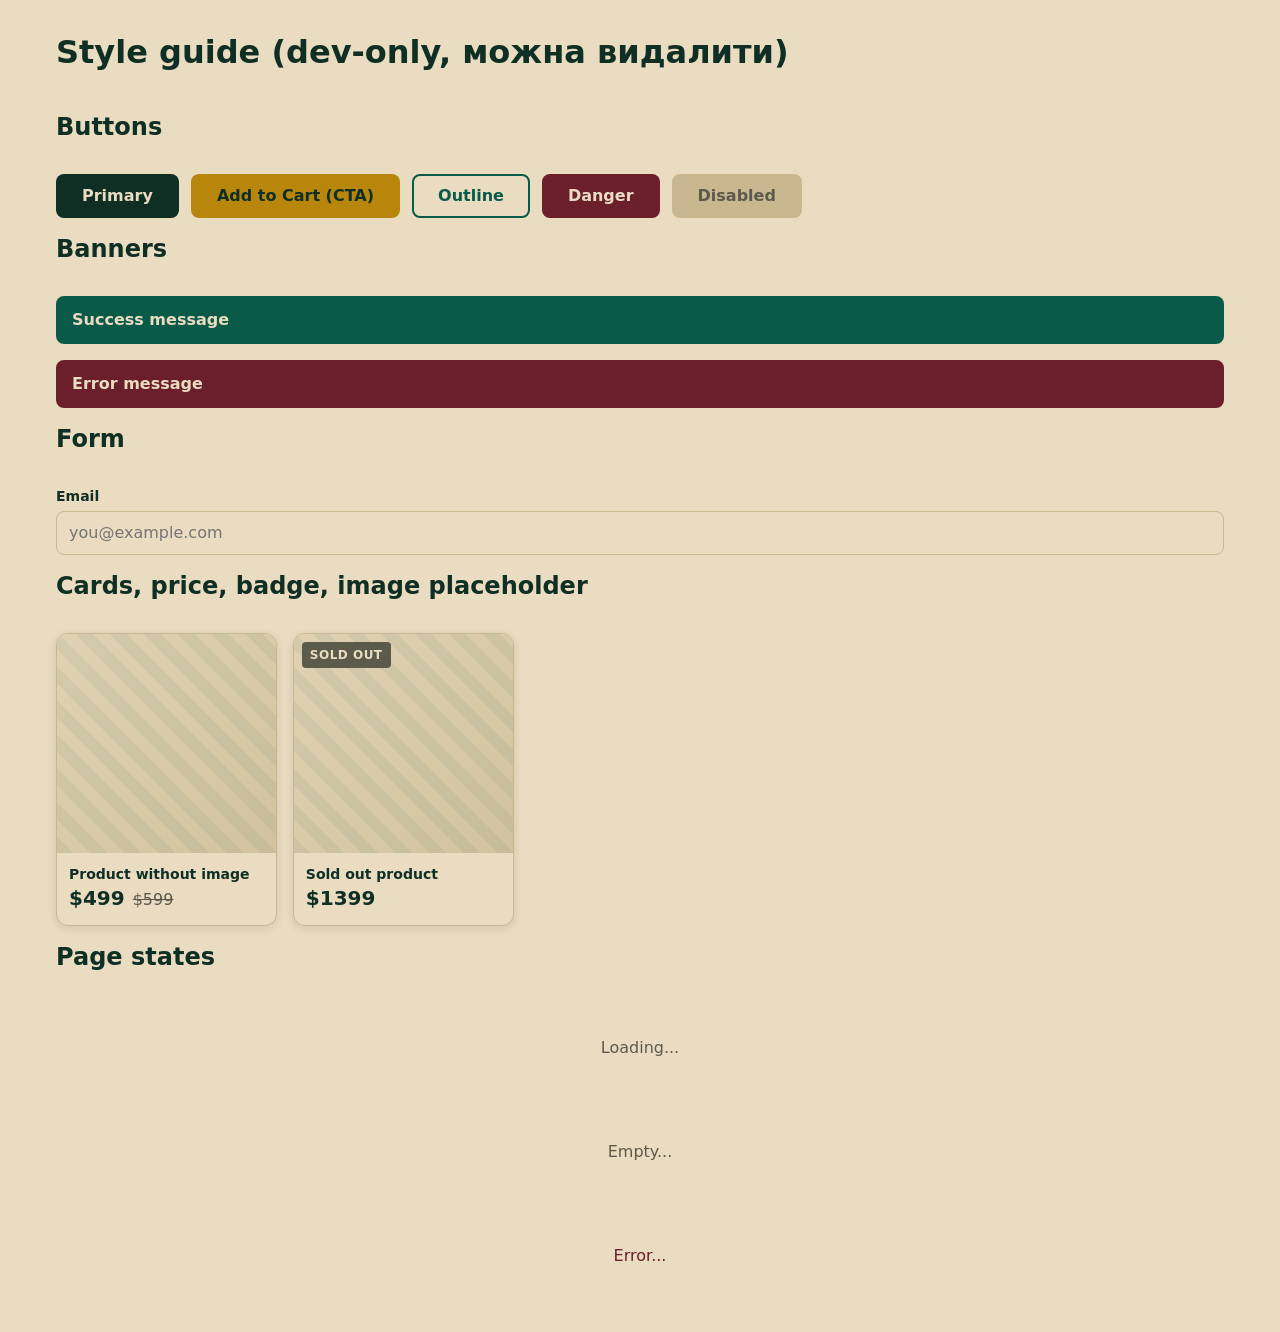
<file: front/styleguide.html>
<!DOCTYPE html>
<html lang="uk">
<head>
    <meta charset="UTF-8">
    <meta name="viewport" content="width=device-width, initial-scale=1">
    <link rel="icon" href="static/images/favicon.ico">
    <title>Style guide | Gadget Zone</title>
    <link rel="stylesheet" href="css/base.css">
    <link rel="stylesheet" href="css/layout.css">
    <link rel="stylesheet" href="css/components.css">
    <link rel="stylesheet" href="css/responsive.css">
</head>
<body class="page">
    <main class="page__content stack">
        <h1 class="page__title">Style guide (dev-only, можна видалити)</h1>

        <section class="stack">
            <h2>Buttons</h2>
            <div class="row">
                <button class="button button--primary" type="button">Primary</button>
                <button class="button button--cta" type="button">Add to Cart (CTA)</button>
                <button class="button button--outline" type="button">Outline</button>
                <button class="button button--danger" type="button">Danger</button>
                <button class="button button--primary" type="button" disabled>Disabled</button>
            </div>
        </section>

        <section class="stack">
            <h2>Banners</h2>
            <div class="banner banner--success">Success message</div>
            <div class="banner banner--error">Error message</div>
        </section>

        <section class="stack">
            <h2>Form</h2>
            <div class="form-field">
                <label class="form-field__label" for="sg-email">Email</label>
                <input class="form-field__input" id="sg-email" type="email" placeholder="you@example.com">
            </div>
        </section>

        <section class="stack">
            <h2>Cards, price, badge, image placeholder</h2>
            <div class="product-grid">
                <article class="product-card">
                    <div class="product-card__media">
                        <a class="product-card__image-link" href="#"><div class="media-placeholder product-card__image"></div></a>
                        <div class="product-card__actions">
                            <a class="product-card__action product-card__action--eye" href="#" aria-label="View details">&#128065;</a>
                            <button class="product-card__action product-card__action--cart" type="button" aria-label="Add to cart">+</button>
                        </div>
                    </div>
                    <div class="product-card__body">
                        <h3 class="product-card__title"><a class="product-card__title-link" href="#">Product without image</a></h3>
                        <p class="product-card__price price"><span class="price__current">$499</span><span class="price__old">$599</span></p>
                    </div>
                </article>
                <article class="product-card">
                    <div class="product-card__media">
                        <a class="product-card__image-link" href="#"><div class="media-placeholder product-card__image"></div></a>
                        <span class="badge badge--sold-out product-card__badge">Sold out</span>
                        <div class="product-card__actions">
                            <a class="product-card__action product-card__action--eye" href="#" aria-label="View details">&#128065;</a>
                        </div>
                    </div>
                    <div class="product-card__body">
                        <h3 class="product-card__title"><a class="product-card__title-link" href="#">Sold out product</a></h3>
                        <p class="product-card__price price"><span class="price__current">$1399</span></p>
                    </div>
                </article>
            </div>
        </section>

        <section class="stack">
            <h2>Page states</h2>
            <div class="state-message">Loading...</div>
            <div class="state-message">Empty...</div>
            <div class="state-message state-message--error">Error...</div>
        </section>
    </main>
</body>
</html>
</file>
<file: front/css/base.css>
/* Base: design tokens, reset, typography.
   Palette 60 / 30 / 10:
   60% cream (background, cards, description sections)
   30% dark green (header, footer, nav, text) + green (banners, hover, borders, icons)
   10% mustard gold (action buttons only)
   burgundy is used only for danger / destructive actions */
:root {
    /* Palette */
    --color-cream: #E9DCC0;
    --color-dark-green: #0F2F24;
    --color-green: #0A5A4A;
    --color-gold: #B8860B;
    --color-burgundy: #6B1F2B;

    /* Semantic roles */
    --color-background: var(--color-cream);
    --color-card: var(--color-cream);
    --color-text: var(--color-dark-green);
    --color-heading: var(--color-dark-green);
    --color-border: #C9B88F;
    --color-muted: #5C5A4B;
    --color-success: var(--color-green);
    --color-danger: var(--color-burgundy);

    /* Hover shades */
    --color-dark-green-hover: #0A2018;
    --color-green-hover: #084839;
    --color-gold-hover: #9C710A;
    --color-danger-hover: #521822;

    /* Image placeholder */
    --color-placeholder-from: #E0D2B2;
    --color-placeholder-to: #D2C29F;

    /* Typography */
    --font-family: system-ui, -apple-system, 'Segoe UI', Roboto, Arial, sans-serif;
    --font-size-small: 14px;
    --font-size-base: 16px;
    --font-size-large: 20px;
    --font-size-h2: 24px;
    --font-size-h1: 32px;

    /* Spacing */
    --space-4: 4px;
    --space-8: 8px;
    --space-12: 12px;
    --space-16: 16px;
    --space-24: 24px;
    --space-32: 32px;
    --space-48: 48px;

    /* Shape */
    --radius-small: 4px;
    --radius-medium: 8px;
    --radius-large: 12px;
    --shadow-card: 0 2px 8px rgba(15, 47, 36, 0.12);
    --transition: 0.2s ease;
}
[hidden] {
    display: none !important;
}

*,
*::before,
*::after {
    box-sizing: border-box;
}

html,
body {
    margin: 0;
    max-width: 100vw;
    overflow-x: hidden;
    font-family: var(--font-family);
    font-size: var(--font-size-base);
    line-height: 1.5;
    color: var(--color-text);
    background: var(--color-background);
}

h1,
h2,
h3 {
    margin: 0 0 var(--space-16);
    line-height: 1.25;
    color: var(--color-heading);
}

h1 { font-size: var(--font-size-h1); }
h2 { font-size: var(--font-size-h2); }
h3 { font-size: var(--font-size-large); }

p {
    margin: 0 0 var(--space-16);
}

a {
    color: var(--color-green);
}

img {
    display: block;
    max-width: 100%;
}

button,
input,
select {
    font: inherit;
}

:focus-visible {
    outline: 2px solid var(--color-green);
    outline-offset: 2px;
}
</file>
<file: front/css/layout.css>
/* Layout: page skeleton, containers, grids. */
.page {
    min-height: 100vh;
    max-width: 100vw;
    overflow-x: hidden;
}

.page__content {
    max-width: 1200px;
    width: 100%;
    box-sizing: border-box;
    margin: 0 auto;
    padding: var(--space-32) var(--space-16);
}

.page__title {
    margin-bottom: var(--space-24);
}

.stack {
    display: flex;
    flex-direction: column;
    gap: var(--space-16);
}

.row {
    display: flex;
    flex-wrap: wrap;
    align-items: center;
    gap: var(--space-12);
}

/* Product grid: compact 5 columns on desktop. */
.product-grid {
    display: grid;
    grid-template-columns: repeat(auto-fill, minmax(185px, 1fr));
    gap: var(--space-16);
}
</file>
<file: front/css/components.css>
/* Components (BEM). Product card, cart, header etc. are added in later iterations. */

/* Button
   --cta (gold) is ONLY for conversion actions: Add to Cart, etc.
   --primary (dark green) and --outline (green) are for everything else. */
.button {
    display: inline-flex;
    align-items: center;
    justify-content: center;
    gap: var(--space-8);
    min-height: 44px;
    padding: 0 var(--space-24);
    border: 2px solid transparent;
    border-radius: var(--radius-medium);
    font-weight: 600;
    text-decoration: none;
    cursor: pointer;
    transition: background-color var(--transition), color var(--transition), border-color var(--transition);
}

.button--cta {
    background: var(--color-gold);
    color: var(--color-dark-green);
}

.button--cta:hover {
    background: var(--color-gold-hover);
}

.button--primary {
    background: var(--color-dark-green);
    color: var(--color-cream);
}

.button--primary:hover {
    background: var(--color-green);
}

.button--outline {
    background: transparent;
    border-color: var(--color-green);
    color: var(--color-green);
}

.button--outline:hover {
    background: var(--color-green);
    color: var(--color-cream);
}

.button--danger {
    background: var(--color-danger);
    color: var(--color-cream);
}

.button--danger:hover {
    background: var(--color-danger-hover);
}

.button:disabled,
.button--disabled {
    background: var(--color-border);
    border-color: var(--color-border);
    color: var(--color-muted);
    cursor: not-allowed;
}
/* Card */
.card {
    background: var(--color-card);
    border: 1px solid var(--color-border);
    border-radius: var(--radius-large);
    box-shadow: var(--shadow-card);
    overflow: hidden;
}

.card__body {
    padding: var(--space-16);
}

/* Badge */
.badge {
    display: inline-block;
    padding: var(--space-4) var(--space-8);
    border-radius: var(--radius-small);
    font-size: 12px;
    font-weight: 700;
    letter-spacing: 0.5px;
    text-transform: uppercase;
}

.badge--sold-out {
    background: var(--color-muted);
    color: var(--color-cream);
}

/* Price */
.price {
    display: inline-flex;
    align-items: baseline;
    flex-wrap: wrap;
    gap: var(--space-8);
}

.price__current {
    font-size: var(--font-size-large);
    font-weight: 700;
    color: var(--color-dark-green);
}

.price__old {
    font-size: var(--font-size-base);
    color: var(--color-muted);
    text-decoration: line-through;
}

/* Image placeholder: fills the image area when a product has no image. */
.media-placeholder {
    width: 100%;
    aspect-ratio: 1 / 1;
    background:
        repeating-linear-gradient(
            45deg,
            rgba(10, 90, 74, 0.06) 0,
            rgba(10, 90, 74, 0.06) 12px,
            transparent 12px,
            transparent 24px
        ),
        linear-gradient(135deg, var(--color-placeholder-from), var(--color-placeholder-to));
}

/* Banner (success / error messages) */
.banner {
    padding: var(--space-12) var(--space-16);
    border-radius: var(--radius-medium);
    font-weight: 600;
}

.banner--success {
    background: var(--color-success);
    color: var(--color-cream);
}

.banner--error {
    background: var(--color-danger);
    color: var(--color-card);
}

/* Page state messages: Loading / Empty / Error */
.state-message {
    padding: var(--space-32);
    text-align: center;
    color: var(--color-muted);
}

.state-message--error {
    color: var(--color-danger);
}

/* Form */
.form-field {
    display: flex;
    flex-direction: column;
    gap: var(--space-4);
}

.form-field__label {
    font-size: var(--font-size-small);
    font-weight: 600;
}

.form-field__input {
    min-height: 44px;
    padding: 0 var(--space-12);
    border: 1px solid var(--color-border);
    border-radius: var(--radius-medium);
    background: var(--color-card);
    color: var(--color-text);
}

.form-field__input:focus {
    border-color: var(--color-dark-green);
}
/* Site header (shared across all pages) */
.site-header {
    position: sticky;
    top: 0;
    z-index: 100;
    background: var(--color-dark-green);
    color: var(--color-cream);
    box-shadow: 0 2px 10px rgba(15, 47, 36, 0.25);
}

.site-header__inner {
    display: flex;
    align-items: center;
    gap: var(--space-24);
    max-width: 1200px;
    min-height: 64px;
    margin: 0 auto;
    padding: 0 var(--space-16);
}

.site-header__burger {
    display: none;
    flex-direction: column;
    justify-content: center;
    gap: 5px;
    width: 44px;
    height: 44px;
    padding: 0 10px;
    border: 0;
    border-radius: var(--radius-medium);
    background: transparent;
    cursor: pointer;
}

.site-header__burger:hover {
    background: var(--color-green);
}

.site-header__burger-line {
    display: block;
    height: 2px;
    background: var(--color-cream);
}

.site-header__logo {
    display: inline-flex;
    align-items: center;
    gap: var(--space-8);
    color: var(--color-cream);
    font-size: var(--font-size-large);
    font-weight: 700;
    text-decoration: none;
}

.site-header__logo-icon {
    width: 32px;
    height: 32px;
    object-fit: contain;
}

/* API Health Status Indicator (subtle dot) */
.api-health {
    display: inline-block;
    width: 8px;
    height: 8px;
    border-radius: 50%;
    margin-left: 4px;
    transition: background-color var(--transition), box-shadow var(--transition);
    cursor: help;
    flex-shrink: 0;
}

.api-health--online {
    background: #2ecc71;
    box-shadow: 0 0 6px rgba(46, 204, 113, 0.7);
}

.api-health--offline {
    background: #e74c3c;
    box-shadow: 0 0 6px rgba(231, 76, 60, 0.8);
    animation: healthPulse 2s infinite ease-in-out;
}

.api-health--loading {
    background: #f1c40f;
    opacity: 0.6;
}

@keyframes healthPulse {
    0%, 100% {
        opacity: 1;
        transform: scale(1);
    }
    50% {
        opacity: 0.4;
        transform: scale(0.85);
    }
}

.site-header__menu {
    display: flex;
    flex: 1;
    align-items: center;
    gap: var(--space-24);
}

.site-header__nav {
    display: flex;
    gap: var(--space-8);
}

.site-header__nav-link {
    padding: var(--space-8) var(--space-12);
    border-radius: var(--radius-medium);
    color: var(--color-cream);
    font-weight: 600;
    text-decoration: none;
    transition: background-color var(--transition);
}

.site-header__nav-link:hover,
.site-header__nav-link--active {
    background: var(--color-green);
}

.site-header__mobile-account {
    display: none;
}

.site-header__actions {
    display: flex;
    align-items: center;
    gap: var(--space-12);
    margin-left: auto;
}

.site-header__cart {
    display: inline-flex;
    align-items: center;
    justify-content: center;
    width: 44px;
    height: 44px;
    border-radius: var(--radius-medium);
    color: var(--color-cream);
    transition: background-color var(--transition);
}

.site-header__cart:hover {
    background: var(--color-green);
}

.site-header__email {
    max-width: 200px;
    overflow: hidden;
    text-overflow: ellipsis;
    white-space: nowrap;
    font-size: var(--font-size-small);
}

.site-header__account-link,
.site-header__logout {
    min-height: 40px;
    padding: 0 var(--space-16);
    border: 2px solid var(--color-cream);
    border-radius: var(--radius-medium);
    background: transparent;
    color: var(--color-cream);
    font-weight: 600;
    line-height: 36px;
    text-decoration: none;
    white-space: nowrap;
    cursor: pointer;
    transition: background-color var(--transition), border-color var(--transition);
}

.site-header__account-link:hover,
.site-header__logout:hover {
    border-color: var(--color-green);
    background: var(--color-green);
}

.site-header__change-pwd-btn {
    min-height: 36px;
    padding: 0 var(--space-12);
    border: 1px solid rgba(246, 244, 238, 0.45);
    border-radius: var(--radius-medium);
    background: transparent;
    color: var(--color-cream);
    font-size: 13px;
    font-weight: 500;
    line-height: 34px;
    white-space: nowrap;
    cursor: pointer;
    transition: background-color var(--transition), border-color var(--transition);
}

.site-header__change-pwd-btn:hover {
    border-color: var(--color-green);
    background: rgba(10, 90, 74, 0.35);
}

.site-header :focus-visible {
    outline-color: var(--color-cream);
}
/* Banner stack: temporary success / error messages */
.banner-stack {
    position: fixed;
    top: 76px;
    right: var(--space-16);
    z-index: 1000;
    display: flex;
    flex-direction: column;
    gap: var(--space-8);
    width: min(360px, calc(100% - 24px));
}

.product-grid > .state-message {
    grid-column: 1 / -1;
}

/* Product card */
.product-card {
    display: flex;
    flex-direction: column;
    background: var(--color-card);
    border: 1px solid var(--color-border);
    border-radius: var(--radius-large);
    box-shadow: var(--shadow-card);
    overflow: hidden;
}

.product-card__media {
    position: relative;
    background: var(--color-placeholder-from);
}

.product-card__image-link {
    display: block;
}

.product-card__image {
    width: 100%;
    aspect-ratio: 1 / 1;
    object-fit: contain;
    padding: var(--space-8);
}

/* Hover: image background changes (green overlay) and actions appear. */
.product-card__media::after {
    content: '';
    position: absolute;
    inset: 0;
    background: rgba(10, 90, 74, 0.55);
    opacity: 0;
    transition: opacity var(--transition);
    pointer-events: none;
}

.product-card__media:hover::after,
.product-card__media:focus-within::after {
    opacity: 1;
}

/* Small label in the top-left corner of the image */
.product-card__badge {
    position: absolute;
    top: var(--space-8);
    left: var(--space-8);
    z-index: 2;
}

.product-card__actions {
    position: absolute;
    inset: 0;
    z-index: 1;
    display: flex;
    align-items: center;
    justify-content: center;
    gap: var(--space-12);
    opacity: 0;
    transition: opacity var(--transition);
    pointer-events: none;
}

.product-card__media:hover .product-card__actions,
.product-card__media:focus-within .product-card__actions {
    opacity: 1;
}

.product-card__action {
    display: inline-flex;
    align-items: center;
    justify-content: center;
    width: 44px;
    height: 44px;
    border: 0;
    border-radius: 50%;
    cursor: pointer;
    pointer-events: auto;
    transition: background-color var(--transition), transform var(--transition), color var(--transition);
}

.product-card__action--eye {
    background: var(--color-dark-green);
    color: var(--color-cream);
}

.product-card__action--eye:hover {
    background: var(--color-green);
    color: var(--color-cream);
    transform: scale(1.08);
}

.product-card__action--cart {
    background: var(--color-gold);
    color: var(--color-dark-green);
}

.product-card__action--cart:hover {
    background: var(--color-gold-hover);
    transform: scale(1.08);
}

.product-card__action:disabled {
    background: var(--color-border);
    color: var(--color-muted);
    cursor: not-allowed;
}

.product-card__body {
    display: flex;
    flex: 1;
    flex-direction: column;
    gap: var(--space-6);
    padding: var(--space-12);
}

.product-card__title {
    margin: 0;
    font-size: 14px;
    font-weight: 600;
    line-height: 1.3;
    overflow-wrap: break-word;
    word-break: break-word;
}

.product-card__title-link {
    color: var(--color-dark-green);
    text-decoration: none;
}

.product-card__title-link:hover {
    color: var(--color-green);
    text-decoration: underline;
}

.product-card__price {
    margin: auto 0 0;
}

/* Breadcrumb */
.breadcrumb {
    margin-bottom: var(--space-24);
}

.breadcrumb__list {
    display: flex;
    flex-wrap: wrap;
    gap: var(--space-8);
    margin: 0;
    padding: 0;
    list-style: none;
    font-size: var(--font-size-small);
    color: var(--color-muted);
}

.breadcrumb__item + .breadcrumb__item::before {
    content: '/';
    margin-right: var(--space-8);
}

.breadcrumb__item--current {
    color: var(--color-dark-green);
    font-weight: 600;
}

.breadcrumb__link {
    color: var(--color-green);
}

/* Product details */
.product-details__layout {
    display: grid;
    grid-template-columns: repeat(2, 1fr);
    gap: var(--space-32);
    align-items: start;
}

.product-details__media {
    position: relative;
    overflow: hidden;
    border: 1px solid var(--color-border);
    border-radius: var(--radius-large);
    background: var(--color-placeholder-from);
}

.product-details__image {
    width: 100%;
    aspect-ratio: 1 / 1;
    object-fit: contain;
    padding: var(--space-24);
}

.product-details__badge {
    position: absolute;
    top: var(--space-12);
    left: var(--space-12);
}

.product-details__info {
    display: flex;
    flex-direction: column;
    gap: var(--space-16);
}

.product-details__title {
    margin: 0;
}

.product-details__price {
    margin: 0;
}

.product-details__price .price__current {
    font-size: var(--font-size-h2);
}

.product-details__meta {
    display: grid;
    grid-template-columns: max-content 1fr;
    gap: var(--space-8) var(--space-16);
    margin: 0;
}

.product-details__meta-label {
    color: var(--color-muted);
}

.product-details__meta-value {
    margin: 0;
    font-weight: 600;
}

.product-details__meta-value--unavailable,
.product-details__unavailable {
    color: var(--color-danger);
}

.product-details__description {
    margin: 0;
}

.product-details__unavailable {
    margin: 0 0 var(--space-12);
    font-weight: 600;
}

.product-details__back {
    align-self: flex-start;
}

/* Quantity control */
.quantity-control {
    display: inline-flex;
    align-items: stretch;
    border: 1px solid var(--color-border);
    border-radius: var(--radius-medium);
    overflow: hidden;
}

.quantity-control__button {
    width: 44px;
    min-height: 44px;
    border: 0;
    background: var(--color-cream);
    color: var(--color-dark-green);
    font-size: var(--font-size-large);
    cursor: pointer;
}

.quantity-control__button:hover:not(:disabled) {
    background: var(--color-green);
    color: var(--color-cream);
}

.quantity-control__input {
    width: 56px;
    border: 0;
    border-right: 1px solid var(--color-border);
    border-left: 1px solid var(--color-border);
    background: var(--color-card);
    color: var(--color-dark-green);
    text-align: center;
}

.quantity-control__button:disabled,
.quantity-control__input:disabled {
    color: var(--color-muted);
    cursor: not-allowed;
}
/* Login / Sign Up */
.auth {
    display: flex;
    justify-content: center;
}

.auth__card {
    width: 100%;
    max-width: 420px;
    padding: var(--space-24);
}

.auth__tabs {
    display: flex;
    margin-bottom: var(--space-24);
    border-bottom: 2px solid var(--color-border);
}

.auth__tab {
    flex: 1;
    min-height: 44px;
    margin-bottom: -2px;
    border: 0;
    border-bottom: 2px solid transparent;
    background: transparent;
    color: var(--color-muted);
    font-weight: 600;
    cursor: pointer;
    transition: color var(--transition), border-color var(--transition);
}

.auth__tab:hover {
    color: var(--color-green);
}

.auth__tab--active {
    border-bottom-color: var(--color-green);
    color: var(--color-dark-green);
}

.auth__message {
    margin: 0;
    padding: var(--space-8) var(--space-12);
    border-radius: var(--radius-medium);
    background: var(--color-danger);
    color: var(--color-cream);
    font-size: var(--font-size-small);
    font-weight: 600;
}

.auth__message[hidden] {
    display: none;
}

.auth__submit {
    width: 100%;
}

.password-field {
    position: relative;
}

.password-field .form-field__input {
    width: 100%;
    padding-right: 48px;
}

.password-field__toggle {
    position: absolute;
    top: 0;
    right: 0;
    display: inline-flex;
    align-items: center;
    justify-content: center;
    width: 44px;
    height: 44px;
    border: 0;
    background: transparent;
    color: var(--color-green);
    cursor: pointer;
}

.password-field__toggle:hover {
    color: var(--color-dark-green);
}
/* Cart page */
.cart__content {
    display: grid;
    grid-template-columns: 1fr 320px;
    gap: var(--space-24);
    align-items: start;
}

.cart__items {
    display: flex;
    flex-direction: column;
    gap: var(--space-16);
}

.cart-item {
    display: flex;
    align-items: center;
    gap: var(--space-16);
    padding: var(--space-16);
    background: var(--color-card);
    border: 1px solid var(--color-border);
    border-radius: var(--radius-large);
}

.cart-item__media {
    position: relative;
    width: 90px;
    height: 90px;
    flex-shrink: 0;
    background: var(--color-placeholder-from);
    border-radius: var(--radius-medium);
    overflow: hidden;
}

.cart-item__image {
    width: 100%;
    height: 100%;
    object-fit: contain;
}

.cart-item__badge {
    position: absolute;
    top: 4px;
    left: 4px;
    font-size: 10px;
    padding: 2px 6px;
}

.cart-item__info {
    flex: 1;
    min-width: 140px;
    display: flex;
    flex-direction: column;
    gap: var(--space-4);
}

.cart-item__title {
    margin: 0;
    font-size: var(--font-size-base);
    font-weight: 600;
}

.cart-item__title-link {
    color: var(--color-dark-green);
    text-decoration: none;
}

.cart-item__title-link:hover {
    color: var(--color-green);
    text-decoration: underline;
}

.cart-item__unavailable-text {
    font-size: var(--font-size-small);
    color: var(--color-danger);
    font-weight: 600;
}

.cart-item--discontinued {
    opacity: 0.65;
    background-color: rgba(15, 47, 36, 0.04);
    border: 1px dashed var(--color-border);
}

.cart-item__badge-discontinued {
    display: inline-block;
    width: fit-content;
    padding: 2px 8px;
    font-size: 12px;
    font-weight: 600;
    color: #fff;
    background-color: var(--color-burgundy);
    border-radius: var(--radius-small);
}

.cart-item__quantity {
    flex-shrink: 0;
}

.cart-item__subtotal {
    flex-shrink: 0;
    min-width: 110px;
    text-align: right;
    font-size: var(--font-size-base);
}

.cart-item__subtotal-value {
    color: var(--color-dark-green);
    font-weight: 700;
}

.cart-item__remove {
    display: inline-flex;
    align-items: center;
    justify-content: center;
    width: 36px;
    height: 36px;
    flex-shrink: 0;
    border: 0;
    border-radius: 50%;
    background: transparent;
    color: var(--color-muted);
    font-size: 22px;
    line-height: 1;
    cursor: pointer;
    transition: background-color var(--transition), color var(--transition);
}

.cart-item__remove:hover {
    background: rgba(107, 31, 43, 0.1);
    color: var(--color-danger);
}

.cart-item__remove:disabled {
    cursor: not-allowed;
    opacity: 0.5;
}

.cart__summary {
    position: sticky;
    top: 24px;
}

.cart__total-row {
    display: flex;
    justify-content: space-between;
    align-items: baseline;
    padding-bottom: var(--space-16);
    border-bottom: 1px solid var(--color-border);
}

.cart__total-label {
    font-size: var(--font-size-large);
    font-weight: 600;
    color: var(--color-dark-green);
}

.cart__total-value {
    font-size: var(--font-size-h2);
    font-weight: 700;
    color: var(--color-dark-green);
}

.cart__return-btn {
    width: 100%;
    text-align: center;
}

.cart__return {
    width: auto;
    min-width: 200px;
    text-align: center;
}

.cart__empty {
    align-items: center;
    padding: var(--space-48) var(--space-16);
}
/* Mini-cart */
.site-header__cart-wrapper {
    position: relative;
    display: inline-flex;
    align-items: center;
}

.site-header__cart {
    position: relative;
}

.site-header__cart-badge {
    position: absolute;
    top: 2px;
    right: 2px;
    min-width: 18px;
    height: 18px;
    padding: 0 4px;
    border-radius: 9px;
    background: var(--color-gold);
    color: var(--color-dark-green);
    font-size: 11px;
    font-weight: 700;
    line-height: 18px;
    text-align: center;
}

.mini-cart {
    position: absolute;
    top: calc(100% + 8px);
    right: 0;
    width: 320px;
    max-width: calc(100vw - 24px);
    background: var(--color-card);
    border: 1px solid var(--color-border);
    border-radius: var(--radius-large);
    box-shadow: 0 8px 24px rgba(15, 47, 36, 0.2);
    z-index: 1000;
}

/* Invisible hover bridge to prevent hover loss when moving between cart icon and dropdown */
.mini-cart::before {
    content: '';
    position: absolute;
    top: -12px;
    left: 0;
    right: 0;
    height: 12px;
}

.mini-cart__inner {
    border-radius: var(--radius-large);
    overflow: hidden;
}

.mini-cart[hidden] {
    display: none;
}

.mini-cart__list {
    list-style: none;
    margin: 0;
    padding: var(--space-8) var(--space-12);
    max-height: 280px;
    overflow-y: auto;
}

.mini-cart__item {
    display: flex;
    align-items: center;
    gap: var(--space-12);
    padding: var(--space-8) 0;
    border-bottom: 1px solid var(--color-border);
}

.mini-cart__item:last-child {
    border-bottom: 0;
}

.mini-cart__image-link {
    width: 48px;
    height: 48px;
    flex-shrink: 0;
    background: var(--color-placeholder-from);
    border-radius: var(--radius-small);
    overflow: hidden;
}

.mini-cart__image {
    width: 100%;
    height: 100%;
    object-fit: contain;
}

.mini-cart__item-info {
    flex: 1;
    min-width: 0;
}

.mini-cart__item-title {
    margin: 0 0 2px 0;
    font-size: var(--font-size-small);
    font-weight: 600;
    white-space: nowrap;
    overflow: hidden;
    text-overflow: ellipsis;
}

.mini-cart__item-link {
    color: var(--color-dark-green);
    text-decoration: none;
}

.mini-cart__item-link:hover {
    color: var(--color-green);
    text-decoration: underline;
}

.mini-cart__item-meta {
    font-size: 12px;
    color: var(--color-muted);
}

.mini-cart__item-remove {
    display: inline-flex;
    align-items: center;
    justify-content: center;
    width: 28px;
    height: 28px;
    flex-shrink: 0;
    border: 0;
    border-radius: 50%;
    background: transparent;
    color: var(--color-muted);
    font-size: 18px;
    line-height: 1;
    cursor: pointer;
    transition: background-color var(--transition), color var(--transition);
}

.mini-cart__item-remove:hover {
    background: rgba(107, 31, 43, 0.1);
    color: var(--color-danger);
}

.mini-cart__footer {
    padding: var(--space-12) var(--space-16);
    background: var(--color-cream);
    border-top: 1px solid var(--color-border);
}

.mini-cart__subtotal {
    display: flex;
    justify-content: space-between;
    align-items: baseline;
    margin-bottom: var(--space-12);
    font-size: var(--font-size-small);
    color: var(--color-dark-green);
}

.mini-cart__subtotal-value {
    font-size: var(--font-size-base);
    font-weight: 700;
}

.mini-cart__btn {
    width: 100%;
    min-height: 38px;
    text-align: center;
    font-size: var(--font-size-small);
}

.mini-cart__empty,
.mini-cart__loading {
    padding: var(--space-24) var(--space-16);
    text-align: center;
    color: var(--color-muted);
    font-size: var(--font-size-small);
}
/* Admin panel */
.admin__tabs {
    display: flex;
    gap: var(--space-8);
    border-bottom: 2px solid var(--color-border);
    margin-bottom: var(--space-24);
}

.admin__tab {
    padding: var(--space-12) var(--space-24);
    border: 0;
    border-bottom: 2px solid transparent;
    margin-bottom: -2px;
    background: transparent;
    color: var(--color-muted);
    font-size: var(--font-size-base);
    font-weight: 600;
    cursor: pointer;
    transition: color var(--transition), border-color var(--transition);
}

.admin__tab:hover {
    color: var(--color-green);
}

.admin__tab--active {
    border-bottom-color: var(--color-green);
    color: var(--color-dark-green);
}

.admin__header-bar {
    display: flex;
    justify-content: space-between;
    align-items: center;
    flex-wrap: wrap;
    gap: var(--space-16);
    margin-bottom: var(--space-16);
}

.admin__section-title {
    margin: 0;
    font-size: var(--font-size-h2);
    color: var(--color-dark-green);
}

/* Stats */
.admin-stats-grid {
    display: grid;
    grid-template-columns: repeat(auto-fit, minmax(220px, 1fr));
    gap: var(--space-16);
}

.admin-stat {
    border-left: 4px solid var(--color-green);
}

.admin-stat__body {
    display: flex;
    flex-direction: column;
    gap: var(--space-8);
}

.admin-stat__label {
    font-size: var(--font-size-small);
    color: var(--color-muted);
    text-transform: uppercase;
    letter-spacing: 0.5px;
    font-weight: 600;
}

.admin-stat__value {
    font-size: 36px;
    font-weight: 700;
    color: var(--color-dark-green);
    line-height: 1;
}

/* Tables */
.admin-table-wrapper {
    overflow-x: auto;
}

.admin-table {
    width: 100%;
    border-collapse: collapse;
    text-align: left;
    font-size: var(--font-size-small);
}

.admin-table th,
.admin-table td {
    padding: var(--space-12) var(--space-16);
    border-bottom: 1px solid var(--color-border);
}

.admin-table th {
    background: rgba(15, 47, 36, 0.04);
    color: var(--color-dark-green);
    font-weight: 700;
    text-transform: uppercase;
    font-size: 12px;
    letter-spacing: 0.5px;
}

.admin-table tr:hover td {
    background: rgba(15, 47, 36, 0.02);
}

.admin-table__id {
    font-weight: 700;
    color: var(--color-muted);
    width: 50px;
}

.admin-table__img-cell {
    width: 60px;
}

.admin-table__img-box {
    width: 48px;
    height: 48px;
    border-radius: var(--radius-small);
    background: var(--color-placeholder-from);
    overflow: hidden;
}

.admin-table__img {
    width: 100%;
    height: 100%;
    object-fit: contain;
}

.admin-table__link {
    color: var(--color-dark-green);
    font-weight: 600;
    text-decoration: none;
}

.admin-table__link:hover {
    color: var(--color-green);
    text-decoration: underline;
}

.admin-table__actions {
    display: flex;
    gap: var(--space-8);
    white-space: nowrap;
}

.admin-table__action-btn {
    min-height: 32px;
    padding: 0 var(--space-12);
    font-size: 13px;
}

.badge--admin {
    background: var(--color-green);
    color: var(--color-cream);
}

.badge--manager {
    background: #0284c7;
    color: #ffffff;
}

.badge--active {
    background: #16a34a;
    color: #ffffff;
}

.badge--blocked {
    background: #dc2626;
    color: #ffffff;
}

.badge--current-user {
    background: #c2410c; /* dark orange / amber */
    color: #ffffff;
    font-weight: 700;
    letter-spacing: 0.5px;
    border: 1px solid #ea580c;
}

.badge--owner {
    background: #6b21a8; /* royal purple */
    color: #ffffff;
    font-weight: 700;
    letter-spacing: 0.5px;
    border: 1px solid #9333ea;
}

.badge--user {
    background: var(--color-border);
    color: var(--color-dark-green);
}

.badge--small {
    font-size: 10px;
    padding: 2px 6px;
}

/* Admin Form Card */
.admin-form-card {
    padding: var(--space-24);
    margin-bottom: var(--space-24);
    background: var(--color-card);
    border: 2px solid var(--color-green);
}

.admin-form__title {
    margin-top: 0;
    margin-bottom: var(--space-16);
    color: var(--color-dark-green);
}

.admin-form__textarea {
    resize: vertical;
    font-family: inherit;
    padding: var(--space-8) var(--space-12);
}

.admin-form__actions {
    margin-top: var(--space-8);
}

.admin__denied {
    align-items: center;
    padding: var(--space-48) var(--space-16);
}

.admin__return-btn {
    min-width: 200px;
    text-align: center;
}
/* Modal Confirmation Dialog */
.modal-overlay {
    position: fixed;
    inset: 0;
    z-index: 2000;
    display: flex;
    align-items: center;
    justify-content: center;
    padding: var(--space-16);
    background: rgba(15, 47, 36, 0.65);
    backdrop-filter: blur(2px);
    animation: fadeIn var(--transition);
}

.modal-dialog {
    width: 100%;
    max-width: 480px;
    padding: var(--space-24);
    background: var(--color-card);
    border: 2px solid var(--color-border);
    border-radius: var(--radius-large);
    box-shadow: 0 16px 36px rgba(15, 47, 36, 0.3);
}

.modal-dialog__title {
    margin: 0 0 var(--space-12) 0;
    font-size: var(--font-size-large);
    color: var(--color-dark-green);
}

.modal-dialog__message {
    margin: 0 0 var(--space-24) 0;
    font-size: var(--font-size-base);
    color: var(--color-dark-green);
    line-height: 1.5;
}

.modal-dialog__actions {
    display: flex;
    justify-content: flex-end;
    gap: var(--space-12);
}

@keyframes fadeIn {
    from { opacity: 0; }
    to { opacity: 1; }
}
/* Image picker in admin form */
.admin-image-picker {
    display: flex;
    gap: var(--space-12);
    align-items: stretch;
}

.admin-image-picker__upload-btn {
    white-space: nowrap;
    min-height: 44px;
}

.admin-image-picker__url-input {
    flex: 1;
}

.admin-image-preview {
    margin-top: var(--space-8);
    width: 100px;
    height: 100px;
    border: 1px dashed var(--color-border);
    border-radius: var(--radius-medium);
    display: flex;
    align-items: center;
    justify-content: center;
    background: var(--color-placeholder-from);
    overflow: hidden;
}

.admin-image-preview__img {
    width: 100%;
    height: 100%;
    object-fit: contain;
}

.admin-image-preview__placeholder {
    font-size: 11px;
    color: var(--color-muted);
    text-align: center;
    padding: 4px;
}

/* Pagination */
.pagination {
    display: flex;
    flex-wrap: wrap;
    align-items: center;
    justify-content: center;
    gap: var(--space-8);
    margin-top: var(--space-32);
    padding: var(--space-16) 0;
}

.pagination__button {
    display: inline-flex;
    align-items: center;
    justify-content: center;
    min-width: 44px;
    min-height: 44px;
    padding: 0 var(--space-12);
    font-size: var(--font-size-base);
    font-weight: 600;
    color: var(--color-dark-green);
    background-color: var(--color-card);
    border: 1px solid var(--color-border);
    border-radius: var(--radius-medium);
    cursor: pointer;
    transition: all var(--transition);
    user-select: none;
}

.pagination__button:hover:not(:disabled) {
    background-color: var(--color-green);
    color: var(--color-cream);
    border-color: var(--color-green);
}

.pagination__button--active {
    background-color: var(--color-dark-green);
    color: var(--color-cream);
    border-color: var(--color-dark-green);
    cursor: default;
}

.pagination__button:disabled {
    opacity: 0.4;
    cursor: not-allowed;
}

.pagination__ellipsis {
    display: inline-flex;
    align-items: center;
    justify-content: center;
    min-width: 32px;
    height: 44px;
    color: var(--color-muted);
    font-weight: bold;
}

/* Product grid grab & drag gesture */
.product-grid {
    cursor: grab;
    touch-action: pan-y;
}

.product-grid--grabbing {
    cursor: grabbing !important;
}

.product-grid--grabbing * {
    cursor: grabbing !important;
    user-select: none !important;
}
</file>
<file: front/css/responsive.css>
/* Responsive Design: tablet breakpoint <= 820px, mobile breakpoints <= 580px & <= 360px */

@media (max-width: 820px) {
    :root {
        --font-size-h1: 26px;
        --font-size-h2: 21px;
    }

    .page__content {
        padding: var(--space-24) var(--space-12);
        max-width: 100%;
        box-sizing: border-box;
    }

    /* Tablet grid: 3 compact columns instead of 2 oversized cards */
    .product-grid {
        grid-template-columns: repeat(3, 1fr);
        gap: var(--space-12);
    }

    .button {
        min-height: 44px;
    }

    /* Header */
    .site-header__inner {
        flex-wrap: nowrap;
        justify-content: space-between;
        gap: var(--space-8);
        padding: var(--space-8) var(--space-12);
        max-width: 100%;
        box-sizing: border-box;
    }

    .site-header__burger {
        display: flex;
        flex-shrink: 0;
        width: 40px;
        height: 40px;
        padding: 0 8px;
    }

    .site-header__logo {
        flex-shrink: 0;
        gap: 6px;
    }

    .site-header__logo-icon {
        width: 28px;
        height: 28px;
    }

    .site-header__logo-text {
        font-size: 16px;
    }

    /* Mobile slide-down menu */
    .site-header__menu {
        display: none;
        order: 5;
        position: absolute;
        top: 100%;
        left: 0;
        right: 0;
        background: var(--color-dark-green);
        flex-direction: column;
        align-items: stretch;
        gap: var(--space-12);
        padding: var(--space-16);
        box-shadow: 0 8px 16px rgba(0, 0, 0, 0.35);
        z-index: 101;
    }

    .site-header--open .site-header__menu {
        display: flex;
    }

    .site-header__nav {
        flex-direction: column;
        gap: var(--space-4);
    }

    .site-header__nav-link {
        padding: var(--space-12);
        min-height: 44px;
        display: flex;
        align-items: center;
        border-radius: var(--radius-medium);
    }

    /* Mobile account block inside burger dropdown */
    .site-header__mobile-account {
        display: flex;
        flex-direction: column;
        gap: var(--space-8);
        padding-top: var(--space-12);
        margin-top: var(--space-4);
        border-top: 1px solid rgba(233, 220, 192, 0.25);
    }

    .site-header__mobile-user {
        font-size: var(--font-size-small);
        color: var(--color-cream);
        opacity: 0.9;
        padding: var(--space-4) var(--space-8);
        word-break: break-all;
    }

    .site-header__mobile-btn {
        width: 100%;
        justify-content: center;
        min-height: 42px;
        font-size: 14px;
    }

    /* Top sticky actions on mobile: only keep the Cart icon */
    .site-header__actions {
        display: flex;
        align-items: center;
        margin-left: auto;
        flex-shrink: 0;
        gap: var(--space-8);
    }

    .site-header__email,
    .site-header__change-pwd-btn,
    .site-header__logout,
    .site-header__account-link {
        display: none !important;
    }

    .site-header__cart {
        width: 40px;
        height: 40px;
    }

    /* Product details layout */
    .product-details__layout {
        grid-template-columns: 1fr;
        gap: var(--space-24);
    }

    .banner-stack {
        top: 64px;
        right: var(--space-12);
        left: var(--space-12);
        max-width: calc(100vw - 24px);
    }

    .banner {
        max-width: 100%;
    }

    /* Cart */
    .cart__content {
        grid-template-columns: 1fr;
    }

    .cart-item {
        flex-wrap: wrap;
        gap: var(--space-12);
    }

    .cart-item__info {
        flex: 1 1 calc(100% - 110px);
    }

    .cart-item__quantity {
        order: 3;
    }

    .cart-item__subtotal {
        order: 4;
        margin-left: auto;
    }

    .cart-item__remove {
        order: 2;
        margin-left: auto;
        width: 44px;
        height: 44px;
    }

    .mini-cart {
        right: -8px;
        width: min(300px, calc(100vw - 24px));
    }

    /* Admin */
    .admin__tabs {
        overflow-x: auto;
        -webkit-overflow-scrolling: touch;
    }

    .admin__tab {
        padding: var(--space-8) var(--space-16);
        white-space: nowrap;
    }

    .admin-table-wrapper {
        overflow-x: auto;
        -webkit-overflow-scrolling: touch;
        width: 100%;
        max-width: 100%;
    }

    .admin-table th,
    .admin-table td {
        padding: var(--space-8) var(--space-12);
    }
}

/* Touch / small screens: hover-only actions get an always-visible alternative. */
@media (hover: none), (max-width: 820px) {
    .product-card__media::after {
        display: none;
    }

    .product-card__actions {
        inset: auto var(--space-8) var(--space-8) auto;
        opacity: 1;
        pointer-events: auto;
    }

    .product-card__action {
        box-shadow: 0 2px 8px rgba(0, 0, 0, 0.25);
    }
}

/* Mobile: 2 columns for phones (361px to 580px) */
@media (max-width: 580px) {
    .product-grid {
        grid-template-columns: repeat(2, 1fr);
        gap: var(--space-10);
    }

    .product-card__title {
        font-size: 13px;
    }

    .price__current {
        font-size: 16px;
    }

    .price__old {
        font-size: 13px;
    }
}

/* Form & dialog responsiveness for small screens */
@media (max-width: 500px) {
    .admin-form .row {
        flex-direction: column;
        align-items: stretch;
    }

    .admin-image-picker {
        flex-direction: column;
    }

    .admin-form__actions {
        flex-direction: column;
    }

    .admin-form__actions .button {
        width: 100%;
    }

    .modal-overlay {
        padding: var(--space-16);
    }

    .modal-dialog {
        padding: var(--space-16);
        width: 100%;
        max-width: calc(100vw - 32px);
    }

    .modal-dialog__actions {
        flex-direction: column-reverse;
    }

    .modal-dialog__actions .button {
        width: 100%;
    }
}

@media (max-width: 480px) {
    .product-details__purchase .row {
        flex-direction: column;
        align-items: stretch;
    }

    .product-details__purchase .button--cta {
        width: 100%;
        text-align: center;
    }
}

/* Extra small mobile: 1 column */
@media (max-width: 360px) {
    .product-grid {
        grid-template-columns: 1fr;
        gap: var(--space-12);
    }
}
</file>
